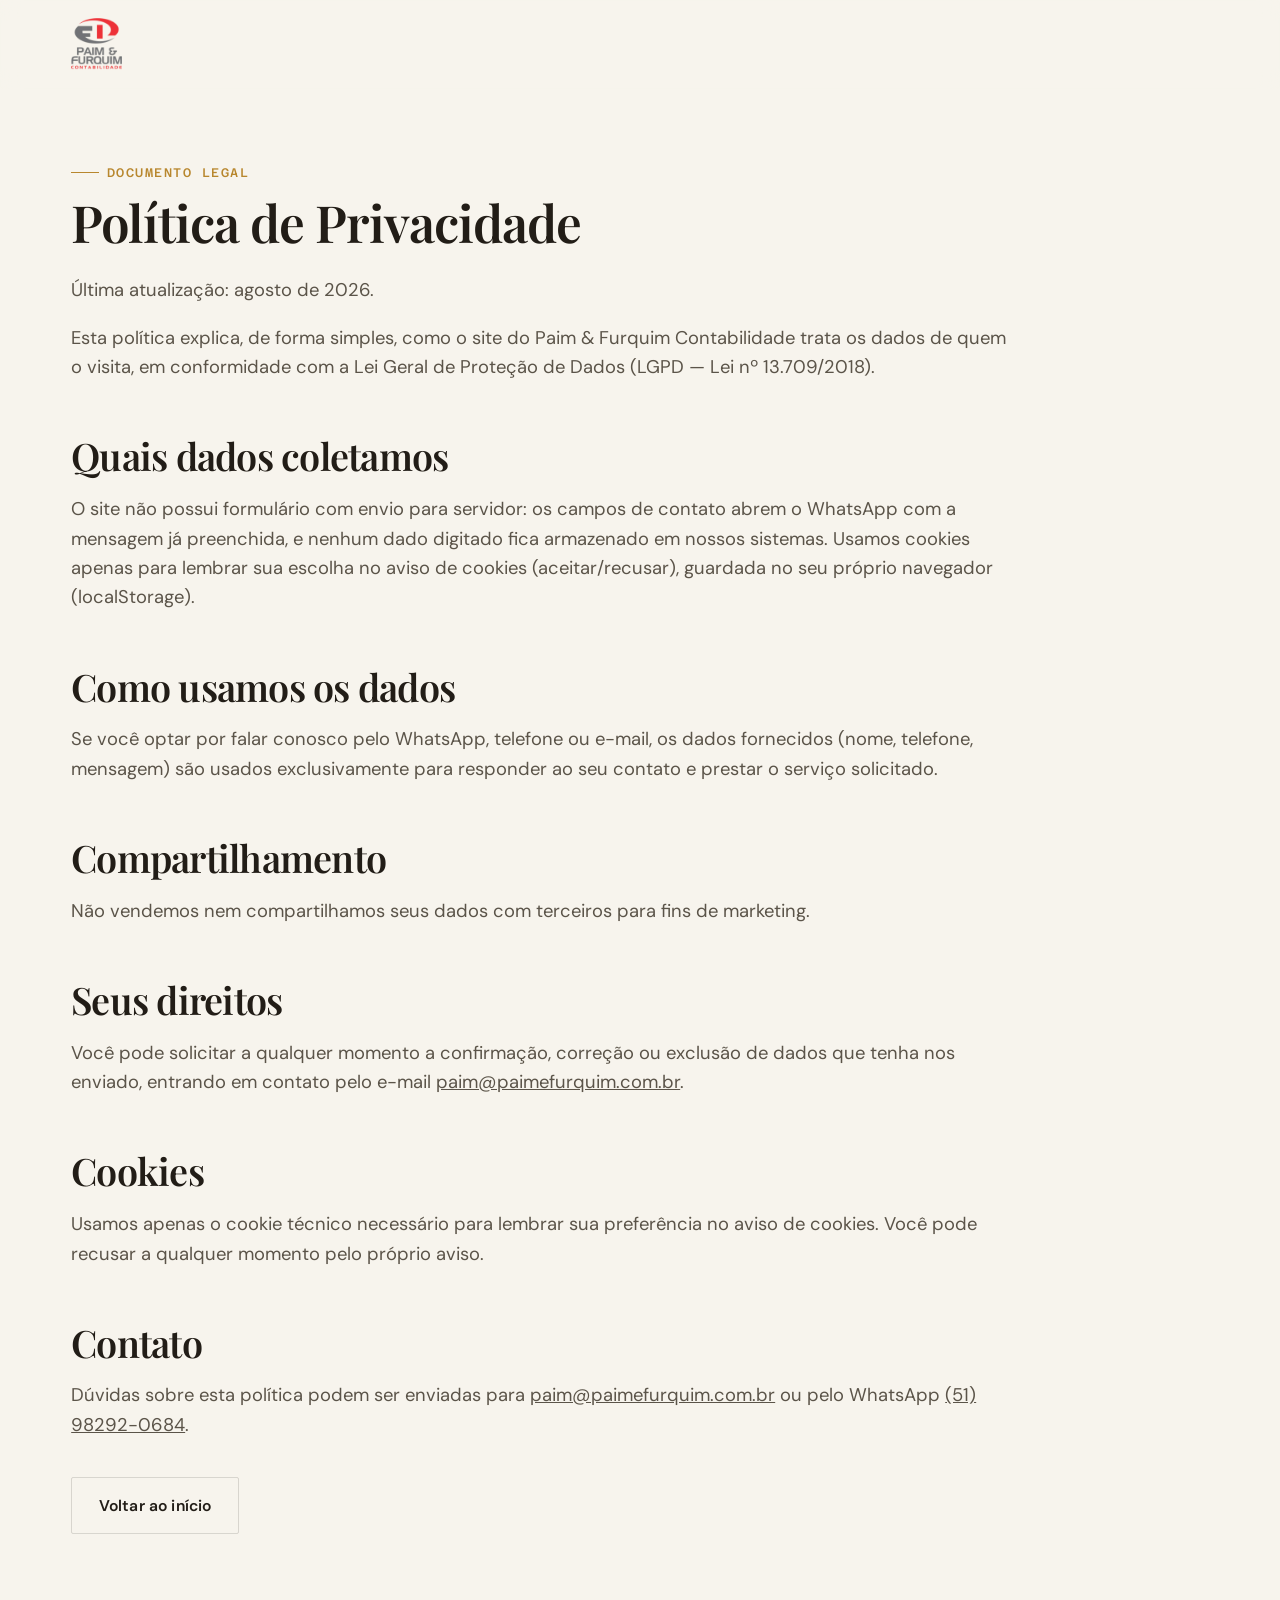
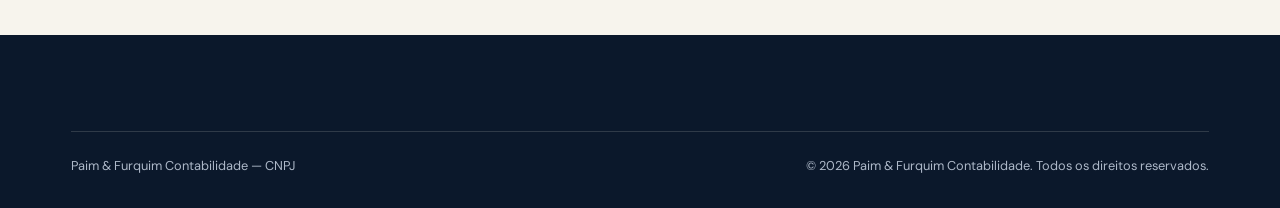
<file: politica-de-privacidade.html>
<!doctype html>
<html lang="pt-BR">
<head>
<meta charset="UTF-8">
<meta name="viewport" content="width=device-width, initial-scale=1">
<title>Política de Privacidade | Paim & Furquim Contabilidade</title>
<meta name="robots" content="noindex">
<link rel="canonical" href="https://paimefurquim.com.br/politica-de-privacidade.html">
<link rel="icon" href="data:image/svg+xml,%3Csvg xmlns='http://www.w3.org/2000/svg' viewBox='0 0 64 64'%3E%3Crect width='64' height='64' rx='14' fill='%230F2036'/%3E%3Ctext x='32' y='41' font-family='Georgia,serif' font-size='24' fill='%23D9AE55' text-anchor='middle'%3EPF%3C/text%3E%3C/svg%3E">
<link rel="preconnect" href="https://fonts.googleapis.com">
<link rel="preconnect" href="https://fonts.gstatic.com" crossorigin>
<link href="https://fonts.googleapis.com/css2?family=Playfair+Display:ital,wght@0,600&family=DM+Sans:wght@400;500;600&family=Azeret+Mono:wght@500&display=swap" rel="stylesheet">
<link rel="stylesheet" href="assets/css/styles.css">
<script>document.documentElement.classList.add('js')</script>
</head>
<body class="legal">
<header class="site-header">
  <div class="container">
    <a class="brand" href="index.html">
      <img src="img/logo-transparente.webp" alt="Paim & Furquim Contabilidade" class="brand-logo">
    </a>
  </div>
</header>
<main>
  <div class="container">
    <p class="eyebrow on-light">Documento legal</p>
    <h1 style="font-size:var(--t-3);">Política de Privacidade</h1>
    <div class="prose">
      <p>Última atualização: agosto de 2026.</p>
      <p>Esta política explica, de forma simples, como o site do Paim & Furquim Contabilidade trata os dados de quem o visita, em conformidade com a Lei Geral de Proteção de Dados (LGPD — Lei nº 13.709/2018).</p>

      <h2>Quais dados coletamos</h2>
      <p>O site não possui formulário com envio para servidor: os campos de contato abrem o WhatsApp com a mensagem já preenchida, e nenhum dado digitado fica armazenado em nossos sistemas. Usamos cookies apenas para lembrar sua escolha no aviso de cookies (aceitar/recusar), guardada no seu próprio navegador (localStorage).</p>

      <h2>Como usamos os dados</h2>
      <p>Se você optar por falar conosco pelo WhatsApp, telefone ou e-mail, os dados fornecidos (nome, telefone, mensagem) são usados exclusivamente para responder ao seu contato e prestar o serviço solicitado.</p>

      <h2>Compartilhamento</h2>
      <p>Não vendemos nem compartilhamos seus dados com terceiros para fins de marketing.</p>

      <h2>Seus direitos</h2>
      <p>Você pode solicitar a qualquer momento a confirmação, correção ou exclusão de dados que tenha nos enviado, entrando em contato pelo e-mail <a href="mailto:paim@paimefurquim.com.br" style="text-decoration:underline;">paim@paimefurquim.com.br</a>.</p>

      <h2>Cookies</h2>
      <p>Usamos apenas o cookie técnico necessário para lembrar sua preferência no aviso de cookies. Você pode recusar a qualquer momento pelo próprio aviso.</p>

      <h2>Contato</h2>
      <p>Dúvidas sobre esta política podem ser enviadas para <a href="mailto:paim@paimefurquim.com.br" style="text-decoration:underline;">paim@paimefurquim.com.br</a> ou pelo WhatsApp <a href="https://wa.me/5551982920684" target="_blank" rel="noopener" style="text-decoration:underline;">(51) 98292-0684</a>.</p>

      <p style="margin-top:2em; font-size:.9rem;"><!-- TROCAR: este texto é uma base — recomenda-se revisão por advogado especializado em proteção de dados antes de considerá-lo definitivo. --></p>
    </div>
    <p style="margin:2em 0;"><a class="btn btn-outline" href="index.html">Voltar ao início</a></p>
  </div>
</main>
<footer class="site-footer">
  <div class="container">
    <div class="footer-bottom">
      <span>Paim & Furquim Contabilidade — CNPJ <!-- TROCAR: CNPJ --></span>
      <span>© 2026 Paim & Furquim Contabilidade. Todos os direitos reservados.</span>
    </div>
  </div>
</footer>
<script src="assets/js/main.js" defer></script>
</body>
</html>
</file>
<file: assets/css/styles.css>
/* Paim & Furquim Contabilidade — design system
   Navy institucional + dourado, serif editorial + sans geométrica */

/* ---------- tokens ---------- */
:root{
  --paper:#F7F4ED;
  --paper-2:#EFE8D8;
  --paper-3:#F1EDE1;
  --ink:#221D17;
  --ink-2:#5B5449;
  --navy:#0F2036;
  --navy-2:#17304F;
  --navy-3:#0B182B;
  --on-navy:#EDE9E1;
  --on-navy-2:#AEB9C9;
  --gold:#B8872E;
  --gold-2:#D9AE55;
  --gold-soft:rgba(184,135,46,.14);
  --line:rgba(34,29,23,.14);
  --line-navy:rgba(237,233,225,.16);
  --serif:'Playfair Display', serif;
  --sans:'DM Sans', sans-serif;
  --mono:'Azeret Mono', monospace;

  --t-0: clamp(1.05rem, 1rem + .2vw, 1.15rem);
  --t-1: clamp(1.2rem, 1.1rem + .5vw, 1.4rem);
  --t-2: clamp(1.7rem, 1.4rem + 1.2vw, 2.4rem);
  --t-3: clamp(2.1rem, 1.6rem + 2vw, 3.2rem);
  --disp: clamp(2.6rem, 1.7rem + 4.6vw, 5rem);

  --sp-1:8px; --sp-2:16px; --sp-3:24px; --sp-4:32px; --sp-5:48px; --sp-6:64px; --sp-7:96px; --sp-8:128px;
  --container: 1240px;
  --radius-s: 4px; --radius-m: 10px;
}

*,*::before,*::after{ box-sizing:border-box; }
html{
  scroll-behavior:smooth;
  touch-action:pan-y;
  overscroll-behavior-x:none;
}
body{
  margin:0;
  background:var(--paper);
  color:var(--ink);
  font-family:var(--sans);
  font-size:var(--t-0);
  line-height:1.6;
  -webkit-font-smoothing:antialiased;
  overflow-x:hidden;
  touch-action:pan-y;
  overscroll-behavior-x:none;
}
img{ max-width:100%; display:block; }
a{ color:inherit; text-decoration:none; }
h1,h2,h3,h4{ font-family:var(--serif); font-weight:600; line-height:1.08; letter-spacing:-.02em; margin:0 0 .5em; color:var(--ink); }
h1{ font-size:var(--disp); }
h2{ font-size:var(--t-3); }
h3{ font-size:var(--t-2); }
h4{ font-size:var(--t-1); font-weight:600; }
p{ margin:0 0 1em; color:var(--ink-2); }
.prose{ max-width:65ch; }
ul{ margin:0; padding:0; list-style:none; }
button{ font-family:inherit; }

.eyebrow{
  font-family:var(--mono); font-size:.78rem; letter-spacing:.12em; text-transform:uppercase;
  color:var(--gold); display:inline-flex; align-items:center; gap:.6em; font-weight:500;
}
.eyebrow::before{ content:''; width:28px; height:1px; background:var(--gold); display:inline-block; }
.eyebrow.on-light{ color:var(--gold); }

.container{ max-width:var(--container); margin-inline:auto; padding-inline:clamp(20px, 4vw, 64px); }
section{ padding-block: clamp(56px, 9vw, 152px); }
.section-tight{ padding-block: clamp(40px, 6vw, 96px); }

.italic{ font-style:italic; color:var(--gold); }

/* ---------- buttons ---------- */
.btn{
  display:inline-flex; align-items:center; gap:.6em; padding:.95em 1.7em; border-radius:2px;
  font-family:var(--sans); font-weight:600; font-size:.98rem; letter-spacing:.01em;
  border:1px solid transparent; cursor:pointer; transition:transform .35s cubic-bezier(.16,1,.3,1), background .3s, color .3s, border-color .3s;
}
.btn:hover{ transform:translateY(-2px); }
.btn-primary{ background:var(--gold); color:var(--navy-3); }
.btn-primary:hover{ background:var(--gold-2); }
.btn-ghost{ background:transparent; color:var(--on-navy); border-color:var(--line-navy); }
.btn-ghost:hover{ border-color:var(--gold); color:var(--gold-2); }
.btn-outline{ background:transparent; color:var(--ink); border-color:var(--line); }
.btn-outline:hover{ border-color:var(--gold); color:var(--gold); }
.btn svg{ width:18px; height:18px; }

/* ---------- header ---------- */
.site-header{
  position:sticky; top:0; z-index:50; padding-block:18px;
  background:rgba(247,244,237,.7); backdrop-filter:blur(10px); -webkit-backdrop-filter:blur(10px);
  border-bottom:1px solid transparent; transition:background .3s, border-color .3s, padding .3s;
}
.site-header.scrolled{ padding-block:12px; background:rgba(247,244,237,.92); border-color:var(--line); }
.site-header .container{ display:flex; align-items:center; justify-content:space-between; gap:24px; }
.brand{ display:flex; align-items:center; gap:.7em; font-family:var(--serif); font-weight:700; font-size:1.25rem; color:var(--navy); }
.brand-logo{ height:52px; width:auto; display:block; }
.brand-logo-footer{ height:52px; width:auto; display:block; border-radius:6px; }

.nav-desktop{ display:none; }
.nav-desktop ul{ display:flex; gap:clamp(20px,3vw,40px); }
.nav-desktop a{
  font-size:.95rem; font-weight:500; color:var(--ink); position:relative; padding-block:.3em;
}
.nav-desktop a::after{
  content:''; position:absolute; left:0; right:100%; bottom:0; height:1px; background:var(--gold);
  transition:right .3s cubic-bezier(.16,1,.3,1);
}
.nav-desktop a:hover::after, .nav-desktop a[aria-current="true"]::after{ right:0; }
.nav-desktop a[aria-current="true"]{ color:var(--gold); }

.header-actions{ display:flex; align-items:center; gap:14px; }
.header-actions .btn{ display:none; }

.hamburger{
  width:44px; height:44px; display:grid; place-items:center; background:transparent; border:1px solid var(--line);
  border-radius:2px; cursor:pointer;
}
.hamburger span{ position:relative; width:20px; height:14px; display:block; }
.hamburger span::before, .hamburger span::after, .hamburger i{ content:''; position:absolute; left:0; right:0; height:2px; background:var(--ink); transition:transform .3s, opacity .3s; }
.hamburger span::before{ top:0; }
.hamburger span i{ top:6px; display:block; }
.hamburger span::after{ top:12px; }
.hamburger[aria-expanded="true"] span::before{ transform:translateY(6px) rotate(45deg); }
.hamburger[aria-expanded="true"] span::after{ transform:translateY(-6px) rotate(-45deg); }
.hamburger[aria-expanded="true"] span i{ opacity:0; }

.mobile-menu{
  position:fixed; inset:0 0 0 auto; width:min(86vw,380px); height:100vh; background:var(--navy); color:var(--on-navy);
  z-index:70; transform:translateX(100%); transition:transform .45s cubic-bezier(.16,1,.3,1);
  display:flex; flex-direction:column; padding:28px 28px 40px;
}
.mobile-menu.is-open{ transform:translateX(0); }
.mobile-menu-top{ display:flex; justify-content:flex-end; margin-bottom:32px; }
.mobile-menu-close{ width:40px; height:40px; border:1px solid var(--line-navy); background:transparent; color:var(--on-navy); border-radius:2px; cursor:pointer; display:grid; place-items:center; }
.mobile-menu nav ul{ display:flex; flex-direction:column; gap:6px; }
.mobile-menu nav a{ font-family:var(--serif); font-size:1.5rem; padding-block:.5em; display:block; border-bottom:1px solid var(--line-navy); }
.mobile-menu .btn{ margin-top:auto; width:100%; justify-content:center; }
.scrim{ position:fixed; inset:0; background:rgba(10,16,26,.5); z-index:60; opacity:0; pointer-events:none; transition:opacity .4s; }
.scrim.is-open{ opacity:1; pointer-events:auto; }
body.menu-open{ overflow:hidden; }

/* ---------- hero ---------- */
.hero{
  position:relative; background:var(--navy); color:var(--on-navy); overflow:hidden;
  padding-block: clamp(72px, 12vw, 140px) clamp(64px, 9vw, 112px);
}
.hero-bg{ position:absolute; inset:0; z-index:0; }
.hero-bg img{ width:100%; height:100%; object-fit:cover; opacity:.28; }
.hero-bg::after{
  content:''; position:absolute; inset:0;
  background:linear-gradient(180deg, rgba(15,32,54,.55) 0%, rgba(15,32,54,.85) 55%, var(--navy) 100%);
}
.hero-grain{ position:absolute; inset:0; opacity:.05; mix-blend-mode:overlay; pointer-events:none; }
.hero .container{ position:relative; z-index:1; }
.hero-grid{ display:grid; gap:clamp(28px,5vw,48px); max-width:920px; }
.hero h1{ color:var(--on-navy); margin-block:.4em .5em; }
.hero h1 em{ font-style:italic; color:var(--gold-2); }
.hero .lede{ font-size:var(--t-1); color:var(--on-navy-2); max-width:52ch; margin-bottom:var(--sp-4); }
.hero-ctas{ display:flex; flex-wrap:wrap; gap:16px; margin-bottom:var(--sp-6); }
.hero-facts{ display:flex; flex-wrap:wrap; gap:10px 28px; font-family:var(--mono); font-size:.82rem; color:var(--on-navy-2); letter-spacing:.02em; }
.hero-facts li{ display:flex; align-items:center; gap:.6em; }
.hero-facts li::before{ content:''; width:6px; height:6px; border-radius:50%; background:var(--gold); }

/* ---------- stat band ---------- */
.stat-band{ background:var(--navy-2); color:var(--on-navy); padding-block:var(--sp-6); }
.stat-grid{ display:grid; grid-template-columns:1fr; gap:0; text-align:center; }
.stat-grid .stat{ padding:var(--sp-3) var(--sp-2); border-bottom:1px solid var(--line-navy); }
.stat-grid .stat:last-child{ border-bottom:none; }
.stat .num{ font-family:var(--serif); font-size:clamp(2.2rem,2rem+2vw,3.4rem); color:var(--gold-2); line-height:1; margin-bottom:.3em; }
.stat .label{ font-family:var(--mono); font-size:.72rem; letter-spacing:.08em; text-transform:uppercase; color:var(--on-navy-2); }

/* ---------- section headers ---------- */
.section-head{ max-width:760px; margin-bottom:var(--sp-6); }
.section-head h2{ margin-top:.3em; }
.section-head.center{ margin-inline:auto; text-align:center; }

/* ---------- bento services ---------- */
.bento{ display:grid; grid-template-columns:repeat(6,1fr); gap:var(--sp-3); }
.bento-card{
  background:var(--paper-2); border:1px solid var(--line); padding:var(--sp-4); grid-column:span 6;
  display:flex; flex-direction:column; gap:var(--sp-2); transition:transform .35s cubic-bezier(.16,1,.3,1), box-shadow .35s, border-color .35s;
}
.bento-card:hover{ transform:translateY(-4px); border-color:var(--gold); box-shadow:0 18px 40px -18px rgba(15,32,54,.25); }
.bento-card.lg{ grid-column:span 6; background:var(--navy); color:var(--on-navy); }
.bento-card.lg h4{ color:var(--on-navy); }
.bento-card.lg p{ color:var(--on-navy-2); }
.bento-card .icon{ width:44px; height:44px; display:grid; place-items:center; background:var(--gold-soft); color:var(--gold); border-radius:2px; }
.bento-card.lg .icon{ background:rgba(217,174,85,.15); }
.bento-card svg{ width:22px; height:22px; }
.bento-card h4{ margin-bottom:.2em; }
.bento-card p{ margin:0; font-size:.96rem; }
@media(min-width:760px){
  .bento-card{ grid-column:span 3; }
  .bento-card.lg{ grid-column:span 6; }
}
@media(min-width:1020px){
  .bento-card{ grid-column:span 2; }
  .bento-card.lg{ grid-column:span 4; grid-row:span 1; }
  .bento-card.tall{ grid-row:span 2; }
}

/* ---------- editorial split ---------- */
.split{ display:grid; gap:var(--sp-5); align-items:center; }
@media(min-width:900px){ .split{ grid-template-columns:1fr 1fr; gap:var(--sp-7); } .split.reverse{ direction:rtl; } .split.reverse > *{ direction:ltr; } }
.split .figure{ position:relative; aspect-ratio:4/5; overflow:hidden; }
.split .figure img{ position:absolute; inset:0; width:100%; height:100%; object-fit:cover; }
.split .figure::before{ content:''; position:absolute; inset:0; border:1px solid var(--line-navy); outline:14px solid var(--paper); outline-offset:-14px; z-index:1; pointer-events:none; }
.split .figure .cap{
  position:absolute; left:20px; bottom:20px; z-index:2; background:var(--navy); color:var(--on-navy);
  font-family:var(--mono); font-size:.72rem; letter-spacing:.08em; text-transform:uppercase; padding:.6em 1em;
}

/* ---------- team ---------- */
.team-grid{ display:grid; gap:var(--sp-4); grid-template-columns:1fr; }
@media(min-width:700px){ .team-grid{ grid-template-columns:1fr 1fr; } }
.team-card{ background:var(--paper); padding:var(--sp-3); }
.team-card .figure{ position:relative; aspect-ratio:4/5; overflow:hidden; margin:0 0 var(--sp-3); }
.team-card .figure img{ position:absolute; inset:0; width:100%; height:100%; object-fit:cover; filter:grayscale(.15); transition:transform .6s cubic-bezier(.16,1,.3,1); }
.team-card .figure img.op-flaviana{ object-position:30% 25%; }
.team-card .figure img.op-washington{ object-position:76% 25%; }
.team-card:hover .figure img{ transform:scale(1.04); }
.team-card h4{ margin-bottom:.1em; }
.team-card .role{ font-family:var(--mono); font-size:.75rem; letter-spacing:.06em; text-transform:uppercase; color:var(--gold); margin-bottom:.6em; display:block; }

/* ---------- área de atuação (lista detalhada) ---------- */
.area-card{ padding:var(--sp-5) clamp(20px,4vw,64px); }
.area-card.on-navy{ background:var(--navy); color:var(--on-navy); }
.area-card.on-navy p{ color:var(--on-navy-2); }
.area-card.on-navy .icon{ background:rgba(217,174,85,.15); }
.area-head{ display:flex; align-items:center; gap:16px; margin-bottom:var(--sp-3); }
.area-head .icon{ width:52px; height:52px; display:grid; place-items:center; background:var(--gold-soft); color:var(--gold); border-radius:2px; flex:none; }
.area-head svg{ width:26px; height:26px; }
.area-head h3{ margin:0; }
.check-list{ columns:1; column-gap:clamp(2rem,4vw,3.5rem); }
@media(min-width:760px){ .check-list{ columns:2; } }
.check-list li{ break-inside:avoid; display:flex; align-items:flex-start; gap:.7em; padding-block:.5em; font-size:.98rem; }
.check-list li::before{
  content:''; flex:none; width:18px; height:18px; margin-top:.15em; border-radius:50%;
  background-color:var(--gold-soft);
  background-image:url("data:image/svg+xml,%3Csvg xmlns='http://www.w3.org/2000/svg' viewBox='0 0 24 24' fill='none' stroke='%23B8872E' stroke-width='3' stroke-linecap='round' stroke-linejoin='round'%3E%3Cpolyline points='5 13 10 18 19 7'/%3E%3C/svg%3E");
  background-repeat:no-repeat; background-position:center; background-size:11px 11px;
}
.area-card.on-navy .check-list li::before{ background-color:rgba(217,174,85,.18); }

/* ---------- diferenciais list ---------- */
.dif-list{ display:flex; flex-direction:column; }
.dif-item{ display:grid; grid-template-columns:64px 1fr; gap:var(--sp-3); padding-block:var(--sp-3); border-top:1px solid var(--line); }
.dif-item:last-child{ border-bottom:1px solid var(--line); }
.dif-item .n{ font-family:var(--mono); color:var(--gold); font-size:.95rem; padding-top:.2em; }
.dif-item h4{ margin-bottom:.3em; }
.dif-item p{ margin:0; }

/* ---------- CTA band ---------- */
.cta-band{ background:var(--navy); color:var(--on-navy); position:relative; overflow:hidden; }
.cta-band::before{
  content:''; position:absolute; inset:0;
  background:radial-gradient(600px 300px at 85% 20%, rgba(217,174,85,.14), transparent 70%);
}
.cta-band .container{ position:relative; z-index:1; text-align:center; }
.cta-band h2{ color:var(--on-navy); max-width:18ch; margin-inline:auto; }
.cta-band .lede{ color:var(--on-navy-2); max-width:52ch; margin-inline:auto; margin-bottom:var(--sp-4); }
.cta-band .ctas{ display:flex; justify-content:center; flex-wrap:wrap; gap:16px; }

/* ---------- forms ---------- */
.form-grid{ display:grid; gap:var(--sp-3); }
.field{ display:flex; flex-direction:column; gap:.5em; }
.field label{ font-size:.85rem; font-weight:600; color:var(--ink); }
.field label .req{ color:var(--gold); }
.field input, .field textarea{
  font-family:var(--sans); font-size:1rem; padding:.9em 1em; border:1px solid var(--line); background:var(--paper);
  border-radius:2px; color:var(--ink); transition:border-color .25s, box-shadow .25s;
}
.field input:focus-visible, .field textarea:focus-visible{ outline:2px solid var(--gold); outline-offset:1px; border-color:var(--gold); }
.field .error{ color:#9A3E2E; font-size:.82rem; display:none; }
.field.has-error input, .field.has-error textarea{ border-color:#9A3E2E; }
.field.has-error .error{ display:block; }
.form-note{ font-size:.85rem; color:var(--ink-2); }

/* ---------- footer ---------- */
.site-footer{ background:var(--navy-3); color:var(--on-navy-2); padding-block:var(--sp-7) var(--sp-4); }
.footer-grid{ display:grid; gap:var(--sp-5); grid-template-columns:1fr; margin-bottom:var(--sp-6); }
@media(min-width:800px){ .footer-grid{ grid-template-columns:1.4fr 1fr 1fr 1fr; } }
.footer-brand .brand{ color:var(--on-navy); margin-bottom:var(--sp-2); }
.footer-brand p{ color:var(--on-navy-2); max-width:34ch; }
.footer-col h5{ font-family:var(--mono); font-size:.75rem; letter-spacing:.08em; text-transform:uppercase; color:var(--gold-2); margin-bottom:var(--sp-2); }
.footer-col ul{ display:flex; flex-direction:column; gap:.6em; }
.footer-col a, .footer-col p{ color:var(--on-navy-2); font-size:.92rem; margin:0; }
.footer-col a:hover{ color:var(--on-navy); }
.footer-bottom{ border-top:1px solid var(--line-navy); padding-top:var(--sp-3); display:flex; flex-wrap:wrap; gap:12px; justify-content:space-between; font-size:.8rem; color:var(--on-navy-2); }
.footer-bottom a{ color:var(--on-navy-2); }
.footer-bottom a:hover{ color:var(--gold-2); }

/* ---------- map ---------- */
.map-wrap{ position:relative; aspect-ratio:16/7; background:var(--paper-2); border:1px solid var(--line); overflow:hidden; }
.map-wrap iframe{ position:absolute; inset:0; width:100%; height:100%; border:0; }

/* ---------- WhatsApp float ---------- */
.wa-float{
  position:fixed; right:1.25rem; bottom:1.25rem; width:58px; height:58px; border-radius:50%;
  background:#25D366; display:grid; place-items:center; color:#fff; z-index:60; box-shadow:0 10px 28px rgba(0,0,0,.22);
}
.wa-float svg{ width:28px; height:28px; }
@media (prefers-reduced-motion: no-preference){ .wa-float{ animation: wa-pulse 2.6s ease-out infinite; } }
@keyframes wa-pulse{ 0%{box-shadow:0 0 0 0 rgba(37,211,102,.45)} 100%{box-shadow:0 0 0 20px rgba(37,211,102,0)} }

/* ---------- cookie bar ---------- */
.cookie-bar{
  position:fixed; left:16px; right:16px; bottom:16px; z-index:80; max-width:640px; margin-inline:auto;
  background:var(--navy); color:var(--on-navy); padding:20px 22px; display:flex; flex-wrap:wrap; gap:14px 24px;
  align-items:center; justify-content:space-between; box-shadow:0 20px 50px rgba(0,0,0,.3);
}
.cookie-bar[hidden]{ display:none; }
.cookie-bar p{ color:var(--on-navy-2); font-size:.88rem; margin:0; flex:1 1 260px; }
.cookie-bar a{ color:var(--gold-2); text-decoration:underline; }
.cookie-bar .actions{ display:flex; gap:10px; }
.cookie-bar button{ padding:.6em 1.1em; font-size:.85rem; font-weight:600; border-radius:2px; cursor:pointer; border:1px solid var(--line-navy); background:transparent; color:var(--on-navy); }
.cookie-bar #cookie-accept{ background:var(--gold); border-color:var(--gold); color:var(--navy-3); }

/* ---------- 404 ---------- */
.page-404{ min-height:70vh; display:grid; place-items:center; text-align:center; }
.page-404 .code{ font-family:var(--mono); color:var(--gold); font-size:1rem; letter-spacing:.1em; }

/* ---------- misc pages ---------- */
.legal main{ padding-block:var(--sp-6); }
.legal h2{ font-size:var(--t-2); margin-top:1.4em; }
.legal .prose{ max-width:72ch; }

/* ---------- reveal ---------- */
.reveal{ opacity:1; transform:none; }
.js .reveal{ opacity:0; transform:translateY(28px); transition:opacity .8s cubic-bezier(.16,1,.3,1), transform .8s cubic-bezier(.16,1,.3,1); }
.js .reveal.is-visible{ opacity:1; transform:none; }

@media (prefers-reduced-motion: reduce){
  *,*::before,*::after{ animation-duration:.01ms !important; animation-iteration-count:1 !important; transition-duration:.01ms !important; scroll-behavior:auto !important; }
  .js .reveal{ opacity:1; transform:none; }
}

/* ---------- responsive header/desktop nav ---------- */
@media(min-width:960px){
  .nav-desktop{ display:block; }
  .header-actions .btn{ display:inline-flex; }
  .hamburger, .mobile-menu, .scrim{ display:none; }
  .stat-grid{ grid-template-columns:repeat(3,1fr); }
  .stat-grid .stat{ border-bottom:none; border-right:1px solid var(--line-navy); }
  .stat-grid .stat:last-child{ border-right:none; }
}

/* ---------- utility ---------- */
.visually-hidden{ position:absolute; width:1px; height:1px; padding:0; margin:-1px; overflow:hidden; clip:rect(0,0,0,0); white-space:nowrap; border:0; }
.skip-link{ position:absolute; left:12px; top:-60px; background:var(--navy); color:var(--on-navy); padding:.8em 1.2em; z-index:100; transition:top .3s; }
.skip-link:focus{ top:12px; }
</file>
